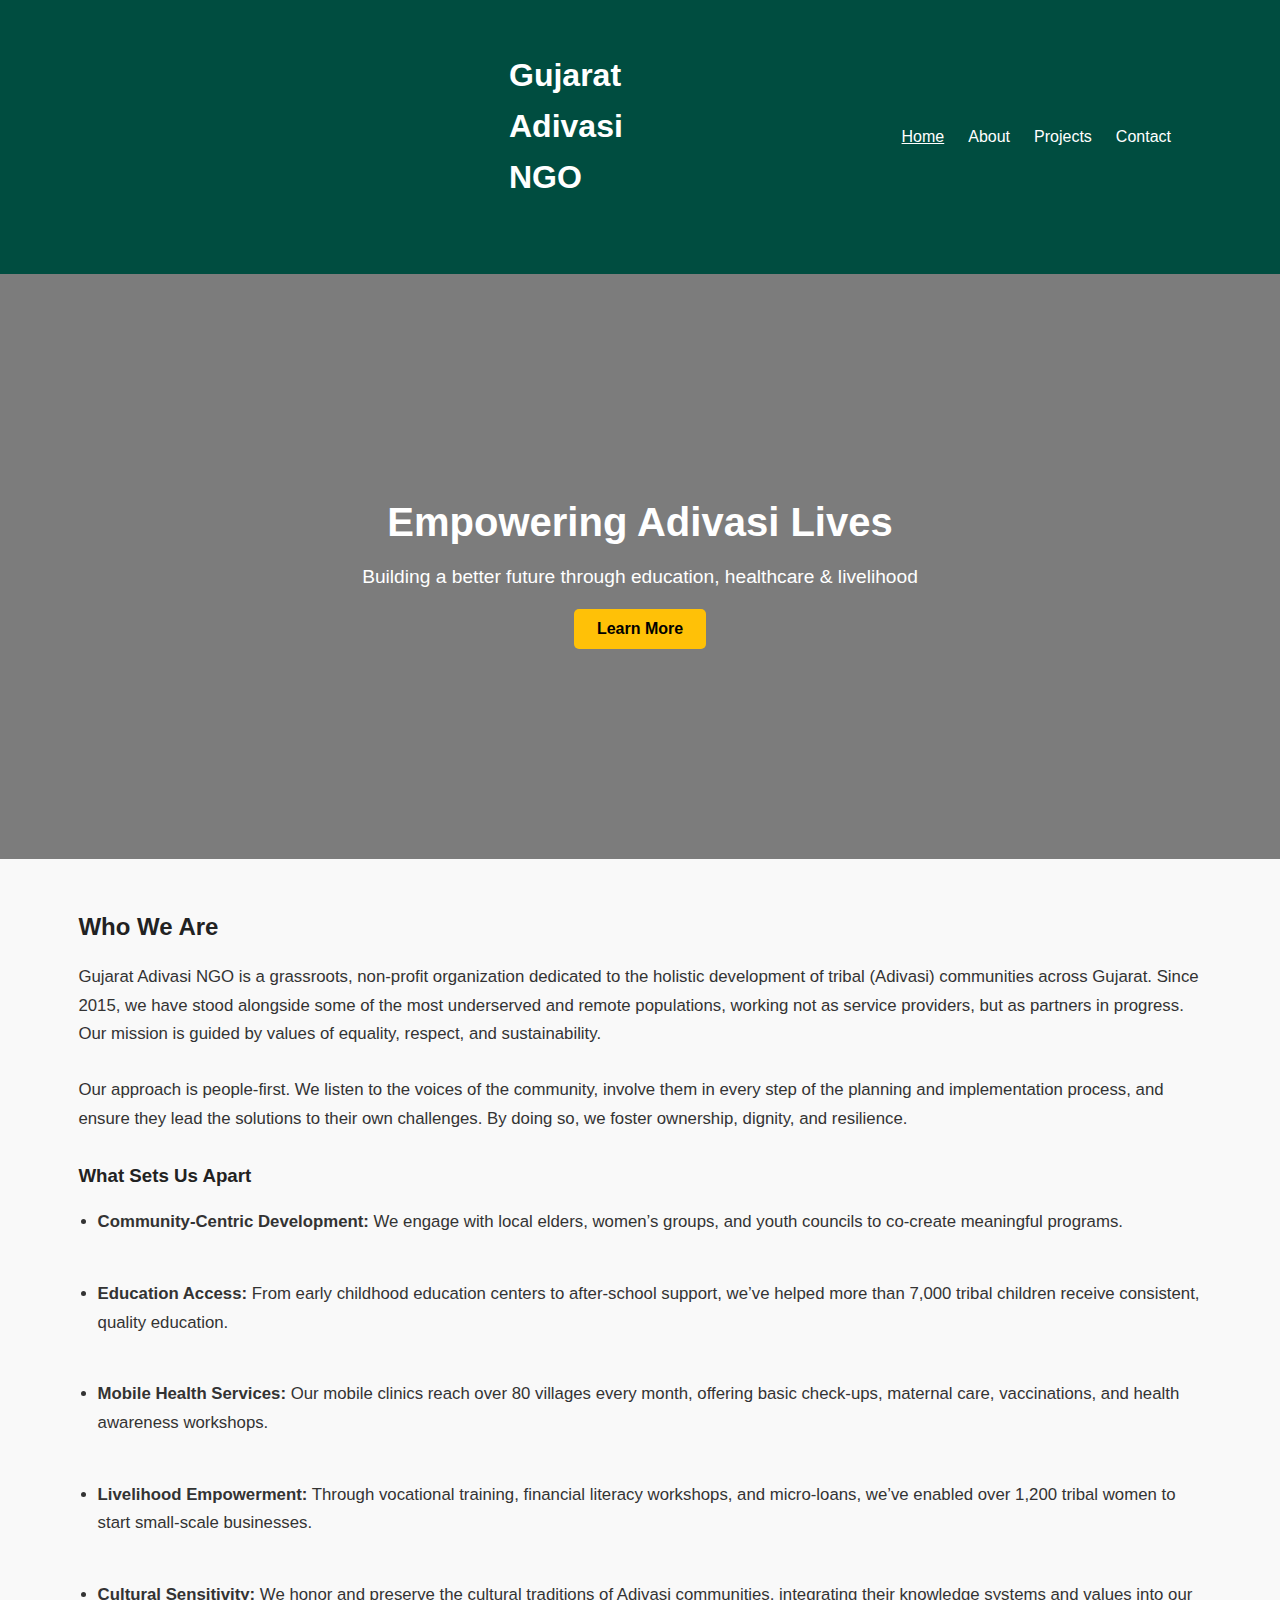
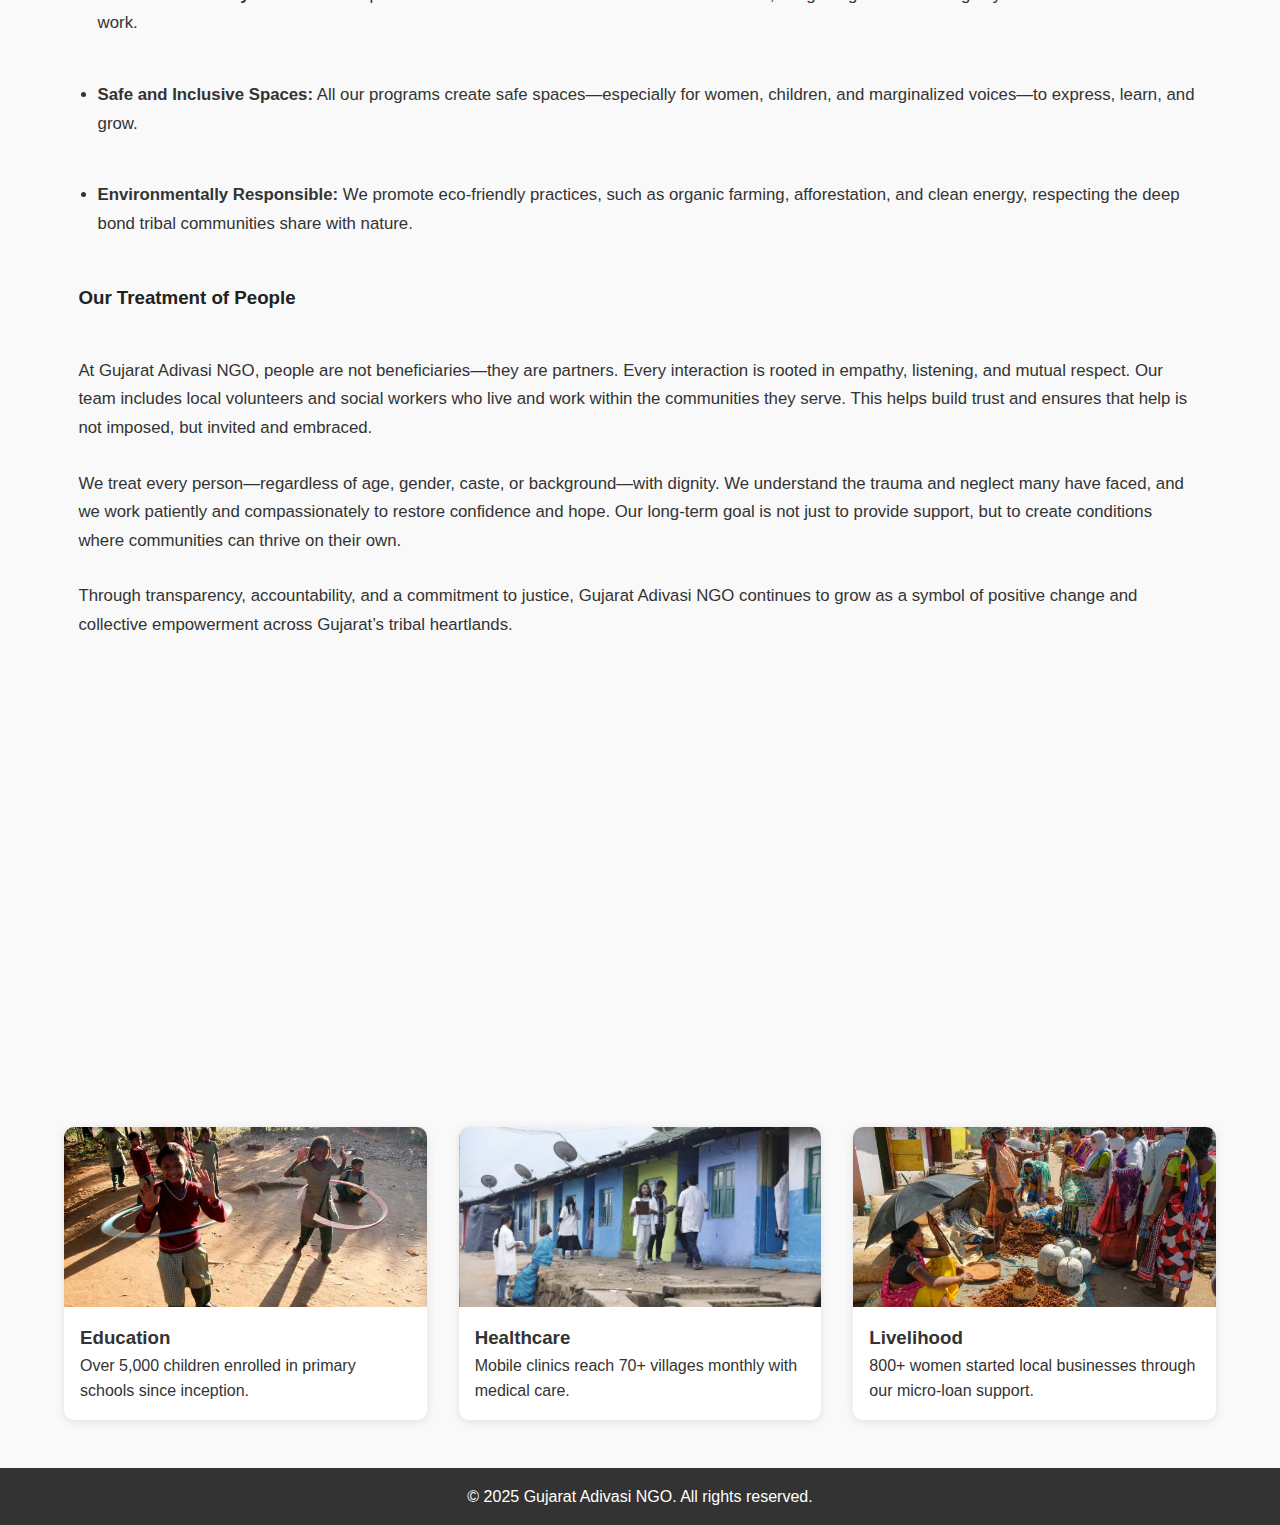
<file: NGO/index.html>
<!DOCTYPE html>
<html lang="en">
<head>
  <meta charset="UTF-8" />
  <meta name="viewport" content="width=device-width, initial-scale=1" />
  <title>Gujarat Adivasi NGO</title>
  <link rel="stylesheet" href="style.css" />
</head>
<body>
  <header class="main-header">
    <div class="container nav-container">
      <h1>Gujarat Adivasi NGO</h1>
      <nav aria-label="Main navigation">
        <ul>
          <li><a href="index.html" class="active">Home</a></li>
          <li><a href="about.html">About</a></li>
          <li><a href="projects.html">Projects</a></li>
          <li><a href="contact.html">Contact</a></li>
        </ul>
      </nav>
    </div>
  </header>

 <section class="hero">
  <div class="overlay"></div>
  <div class="container hero-content">
    <h2>Empowering Adivasi Lives</h2>
    <p>Building a better future through education, healthcare & livelihood</p>
    <a href="about.html" class="btn">Learn More</a>
  </div>
</section>


  <section class="content">
  <div class="container">
    <h2>Who We Are</h2>

    <p>Gujarat Adivasi NGO is a grassroots, non-profit organization dedicated to the holistic development of tribal (Adivasi) communities across Gujarat. Since 2015, we have stood alongside some of the most underserved and remote populations, working not as service providers, but as partners in progress. Our mission is guided by values of equality, respect, and sustainability.</p><br>

    <p>Our approach is people-first. We listen to the voices of the community, involve them in every step of the planning and implementation process, and ensure they lead the solutions to their own challenges. By doing so, we foster ownership, dignity, and resilience.</p><br>

    <h3>What Sets Us Apart</h3>
    <ul>
      <li><strong>Community-Centric Development:</strong> We engage with local elders, women’s groups, and youth councils to co-create meaningful programs.</li><br>
      <li><strong>Education Access:</strong> From early childhood education centers to after-school support, we’ve helped more than 7,000 tribal children receive consistent, quality education.</li><br>
      <li><strong>Mobile Health Services:</strong> Our mobile clinics reach over 80 villages every month, offering basic check-ups, maternal care, vaccinations, and health awareness workshops.</li><br>
      <li><strong>Livelihood Empowerment:</strong> Through vocational training, financial literacy workshops, and micro-loans, we’ve enabled over 1,200 tribal women to start small-scale businesses.</li><br>
      <li><strong>Cultural Sensitivity:</strong> We honor and preserve the cultural traditions of Adivasi communities, integrating their knowledge systems and values into our work.</li><br>
      <li><strong>Safe and Inclusive Spaces:</strong> All our programs create safe spaces—especially for women, children, and marginalized voices—to express, learn, and grow.</li><br>
      <li><strong>Environmentally Responsible:</strong> We promote eco-friendly practices, such as organic farming, afforestation, and clean energy, respecting the deep bond tribal communities share with nature.</li><br>
    </ul>

    <h3>Our Treatment of People</h3><br>
    <p>At Gujarat Adivasi NGO, people are not beneficiaries—they are partners. Every interaction is rooted in empathy, listening, and mutual respect. Our team includes local volunteers and social workers who live and work within the communities they serve. This helps build trust and ensures that help is not imposed, but invited and embraced.</p><br>

    <p>We treat every person—regardless of age, gender, caste, or background—with dignity. We understand the trauma and neglect many have faced, and we work patiently and compassionately to restore confidence and hope. Our long-term goal is not just to provide support, but to create conditions where communities can thrive on their own.</p><br>

    <p>Through transparency, accountability, and a commitment to justice, Gujarat Adivasi NGO continues to grow as a symbol of positive change and collective empowerment across Gujarat’s tribal heartlands.</p><br>
  </div>
</section>


  <section class="slider-section">
    <div class="slider" id="slider">
      <div class="slide active" style="background-image: url('https://images.unsplash.com/photo-1608451481368-354f63d1961a?auto=format&fit=crop&w=1200&q=80');"></div>
      <div class="slide" style="background-image: url('https://images.unsplash.com/photo-1597764691167-1f769c7f271d?auto=format&fit=crop&w=1200&q=80');"></div>
      <div class="slide" style="background-image: url('https://images.unsplash.com/photo-1615390851386-2e06b2eb2673?auto=format&fit=crop&w=1200&q=80');"></div>
    </div>
  </section>

  <section class="cards">
    <div class="container card-grid">
      <div class="card">
        <div class="card-img" style="background-image: url('img1.jpeg');"></div>
        <div class="card-content">
          <h3>Education</h3>
          <p>Over 5,000 children enrolled in primary schools since inception.</p>
        </div>
      </div>
      <div class="card">
        <div class="card-img" style="background-image: url('img2.webp');"></div>
        <div class="card-content">
          <h3>Healthcare</h3>
          <p>Mobile clinics reach 70+ villages monthly with medical care.</p>
        </div>
      </div>
      <div class="card">
        <div class="card-img" style="background-image: url('img3.webp');"></div>
        <div class="card-content">
          <h3>Livelihood</h3>
          <p>800+ women started local businesses through our micro-loan support.</p>
        </div>
      </div>
    </div>
  </section>

  <footer>
    <div class="container">
      <p>&copy; 2025 Gujarat Adivasi NGO. All rights reserved.</p>
    </div>
  </footer>

  <script src="script.js"></script>
</body>
</html>
</file>
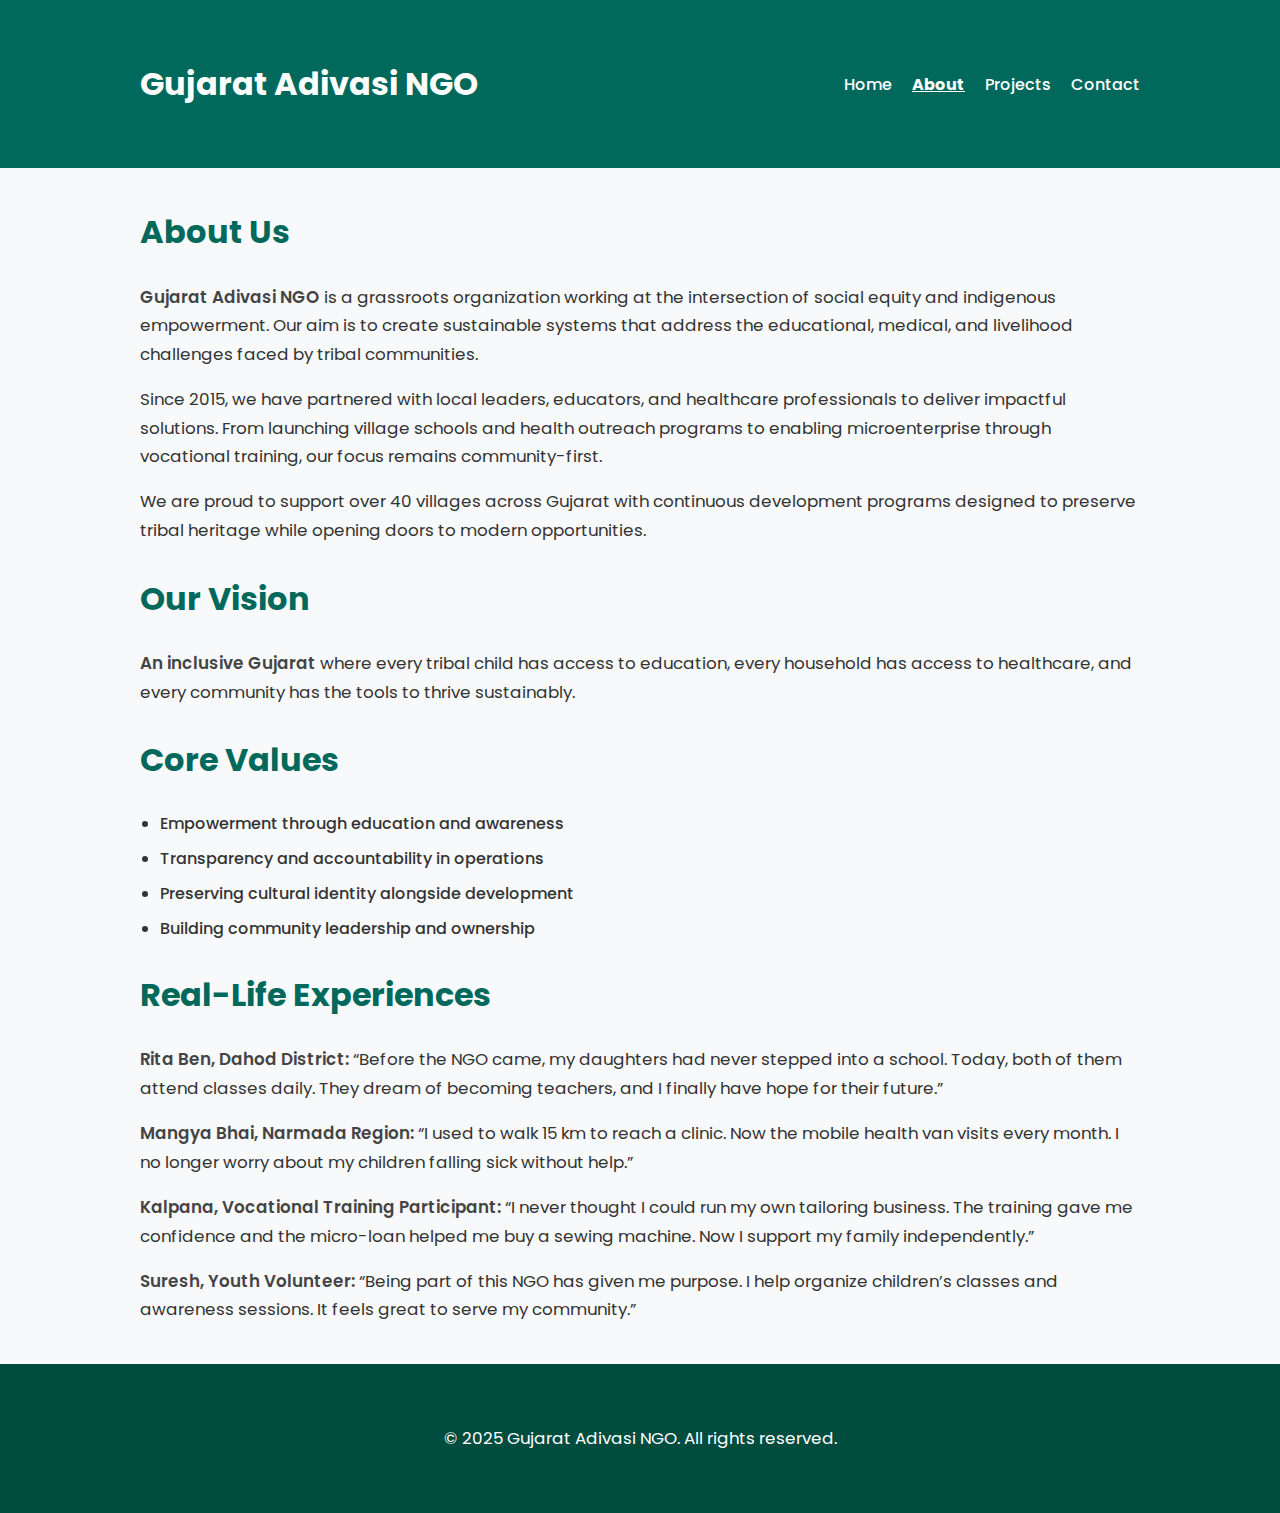
<file: NGO/about.html>
<!DOCTYPE html>
<html lang="en">
<head>
  <meta charset="UTF-8" />
  <meta name="viewport" content="width=device-width, initial-scale=1" />
  <title>About - Gujarat Adivasi NGO</title>
  <link href="https://fonts.googleapis.com/css2?family=Poppins:wght@400;600;700&display=swap" rel="stylesheet">
  <style>
    body {
      font-family: 'Poppins', sans-serif;
      margin: 0;
      padding: 0;
      background-color: #f8f9fa;
      color: #333;
    }

    header {
      background-color: #00695c;
      color: white;
      padding: 20px 0;
    }

    .nav-container {
      display: flex;
      justify-content: space-between;
      align-items: center;
      max-width: 1100px;
      margin: 0 auto;
      padding: 0 20px;
    }

    nav ul {
      list-style: none;
      display: flex;
      gap: 20px;
      padding: 0;
      margin: 0;
    }

    nav ul li a {
      text-decoration: none;
      color: white;
      font-weight: 500;
    }

    nav ul li a.active {
      font-weight: 700;
      text-decoration: underline;
    }

    .container {
      max-width: 1000px;
      margin: 40px auto;
      padding: 0 20px;
    }

    h2 {
      font-size: 2em;
      font-weight: 700;
      color: #00695c;
      margin-top: 30px;
    }

    h3 {
      font-size: 1.5em;
      font-weight: 600;
      color: #004d40;
    }

    p {
      font-size: 1.05em;
      line-height: 1.7;
      margin-bottom: 15px;
    }

    ul.project-list {
      padding-left: 20px;
    }

    ul.project-list li {
      margin-bottom: 10px;
      font-weight: 500;
    }

    strong {
      color: #444;
      font-weight: 600;
    }

    footer {
      background-color: #004d40;
      color: white;
      text-align: center;
      padding: 20px 0;
      margin-top: 40px;
    }
  </style>
</head>
<body>
  <header>
    <div class="container nav-container">
      <h1 style="margin: 0; font-weight: 700;">Gujarat Adivasi NGO</h1>
      <nav>
        <ul>
          <li><a href="index.html">Home</a></li>
          <li><a href="about.html" class="active">About</a></li>
          <li><a href="projects.html">Projects</a></li>
          <li><a href="contact.html">Contact</a></li>
        </ul>
      </nav>
    </div>
  </header>

  <section class="content">
    <div class="container">
      <h2>About Us</h2>
      <p><strong>Gujarat Adivasi NGO</strong> is a grassroots organization working at the intersection of social equity and indigenous empowerment. Our aim is to create sustainable systems that address the educational, medical, and livelihood challenges faced by tribal communities.</p>
      <p>Since 2015, we have partnered with local leaders, educators, and healthcare professionals to deliver impactful solutions. From launching village schools and health outreach programs to enabling microenterprise through vocational training, our focus remains community-first.</p>
      <p>We are proud to support over 40 villages across Gujarat with continuous development programs designed to preserve tribal heritage while opening doors to modern opportunities.</p>

      <h2>Our Vision</h2>
      <p><strong>An inclusive Gujarat</strong> where every tribal child has access to education, every household has access to healthcare, and every community has the tools to thrive sustainably.</p>

      <h2>Core Values</h2>
      <ul class="project-list">
        <li>Empowerment through education and awareness</li>
        <li>Transparency and accountability in operations</li>
        <li>Preserving cultural identity alongside development</li>
        <li>Building community leadership and ownership</li>
      </ul>

      <h2>Real-Life Experiences</h2>
      <p><strong>Rita Ben, Dahod District:</strong> “Before the NGO came, my daughters had never stepped into a school. Today, both of them attend classes daily. They dream of becoming teachers, and I finally have hope for their future.”</p>

      <p><strong>Mangya Bhai, Narmada Region:</strong> “I used to walk 15 km to reach a clinic. Now the mobile health van visits every month. I no longer worry about my children falling sick without help.”</p>

      <p><strong>Kalpana, Vocational Training Participant:</strong> “I never thought I could run my own tailoring business. The training gave me confidence and the micro-loan helped me buy a sewing machine. Now I support my family independently.”</p>

      <p><strong>Suresh, Youth Volunteer:</strong> “Being part of this NGO has given me purpose. I help organize children’s classes and awareness sessions. It feels great to serve my community.”</p>
    </div>
  </section>

  <footer>
    <div class="container">
      <p>&copy; 2025 Gujarat Adivasi NGO. All rights reserved.</p>
    </div>
  </footer>

  <script src="script.js"></script>
</body>
</html>
</file>
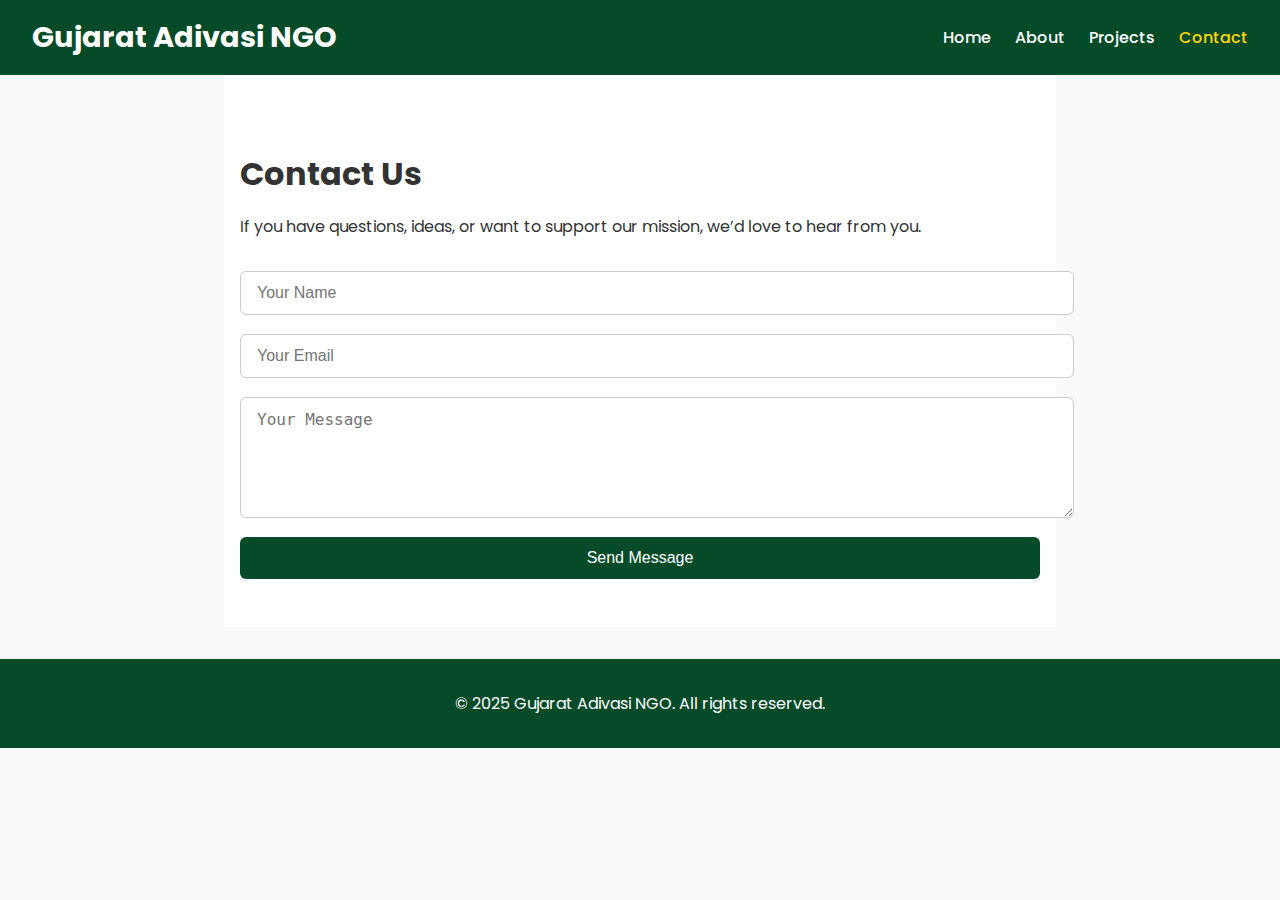
<file: NGO/contact.html>
<!DOCTYPE html>
<html lang="en">
<head>
  <meta charset="UTF-8" />
  <meta name="viewport" content="width=device-width, initial-scale=1" />
  <title>Contact - Gujarat Adivasi NGO</title>
  <link href="https://fonts.googleapis.com/css2?family=Poppins:wght@400;600&display=swap" rel="stylesheet">
  <style>
    body {
      font-family: 'Poppins', sans-serif;
      margin: 0;
      padding: 0;
      background-color: #f9f9f9;
      color: #333;
    }

    header {
      background-color: #054a29;
      padding: 1rem 2rem;
    }

    .nav-container {
      display: flex;
      align-items: center;
      justify-content: space-between;
    }

    h1 {
      font-size: 1.8rem;
      color: #fff;
      margin: 0;
    }

    nav ul {
      list-style: none;
      display: flex;
      gap: 1.5rem;
      margin: 0;
      padding: 0;
    }

    nav ul li a {
      color: #fff;
      text-decoration: none;
      font-weight: 500;
    }

    nav ul li a.active,
    nav ul li a:hover {
      color: #ffd700;
    }

    .content {
      padding: 3rem 1rem;
      background-color: #fff;
      max-width: 800px;
      margin: auto;
    }

    .content h2 {
      font-size: 2rem;
      margin-bottom: 1rem;
    }

    .content p {
      font-size: 1rem;
      margin-bottom: 2rem;
    }

    #contact-form {
      display: flex;
      flex-direction: column;
      gap: 1.2rem;
    }

    #contact-form input,
    #contact-form textarea {
      padding: 0.75rem 1rem;
      border: 1px solid #ccc;
      border-radius: 6px;
      font-size: 1rem;
      width: 100%;
    }

    .btn {
      background-color: #054a29;
      color: white;
      padding: 0.75rem 1.5rem;
      font-size: 1rem;
      border: none;
      border-radius: 6px;
      cursor: pointer;
      transition: background-color 0.3s;
    }

    .btn:hover {
      background-color: #066a3c;
    }

    footer {
      background-color: #054a29;
      color: white;
      text-align: center;
      padding: 1rem;
      margin-top: 2rem;
    }
  </style>
</head>
<body>
  <header>
    <div class="nav-container">
      <h1>Gujarat Adivasi NGO</h1>
      <nav>
        <ul>
          <li><a href="index.html">Home</a></li>
          <li><a href="about.html">About</a></li>
          <li><a href="projects.html">Projects</a></li>
          <li><a href="contact.html" class="active">Contact</a></li>
        </ul>
      </nav>
    </div>
  </header>

  <section class="content">
    <div class="container">
      <h2>Contact Us</h2>
      <p>If you have questions, ideas, or want to support our mission, we’d love to hear from you.</p>
      <form id="contact-form">
        <input type="text" name="name" placeholder="Your Name" required />
        <input type="email" name="email" placeholder="Your Email" required />
        <textarea name="message" rows="5" placeholder="Your Message" required></textarea>
        <button type="submit" class="btn">Send Message</button>
      </form>
    </div>
  </section>

  <footer>
    <p>&copy; 2025 Gujarat Adivasi NGO. All rights reserved.</p>
  </footer>

  <script src="script.js"></script>
</body>
</html>
</file>
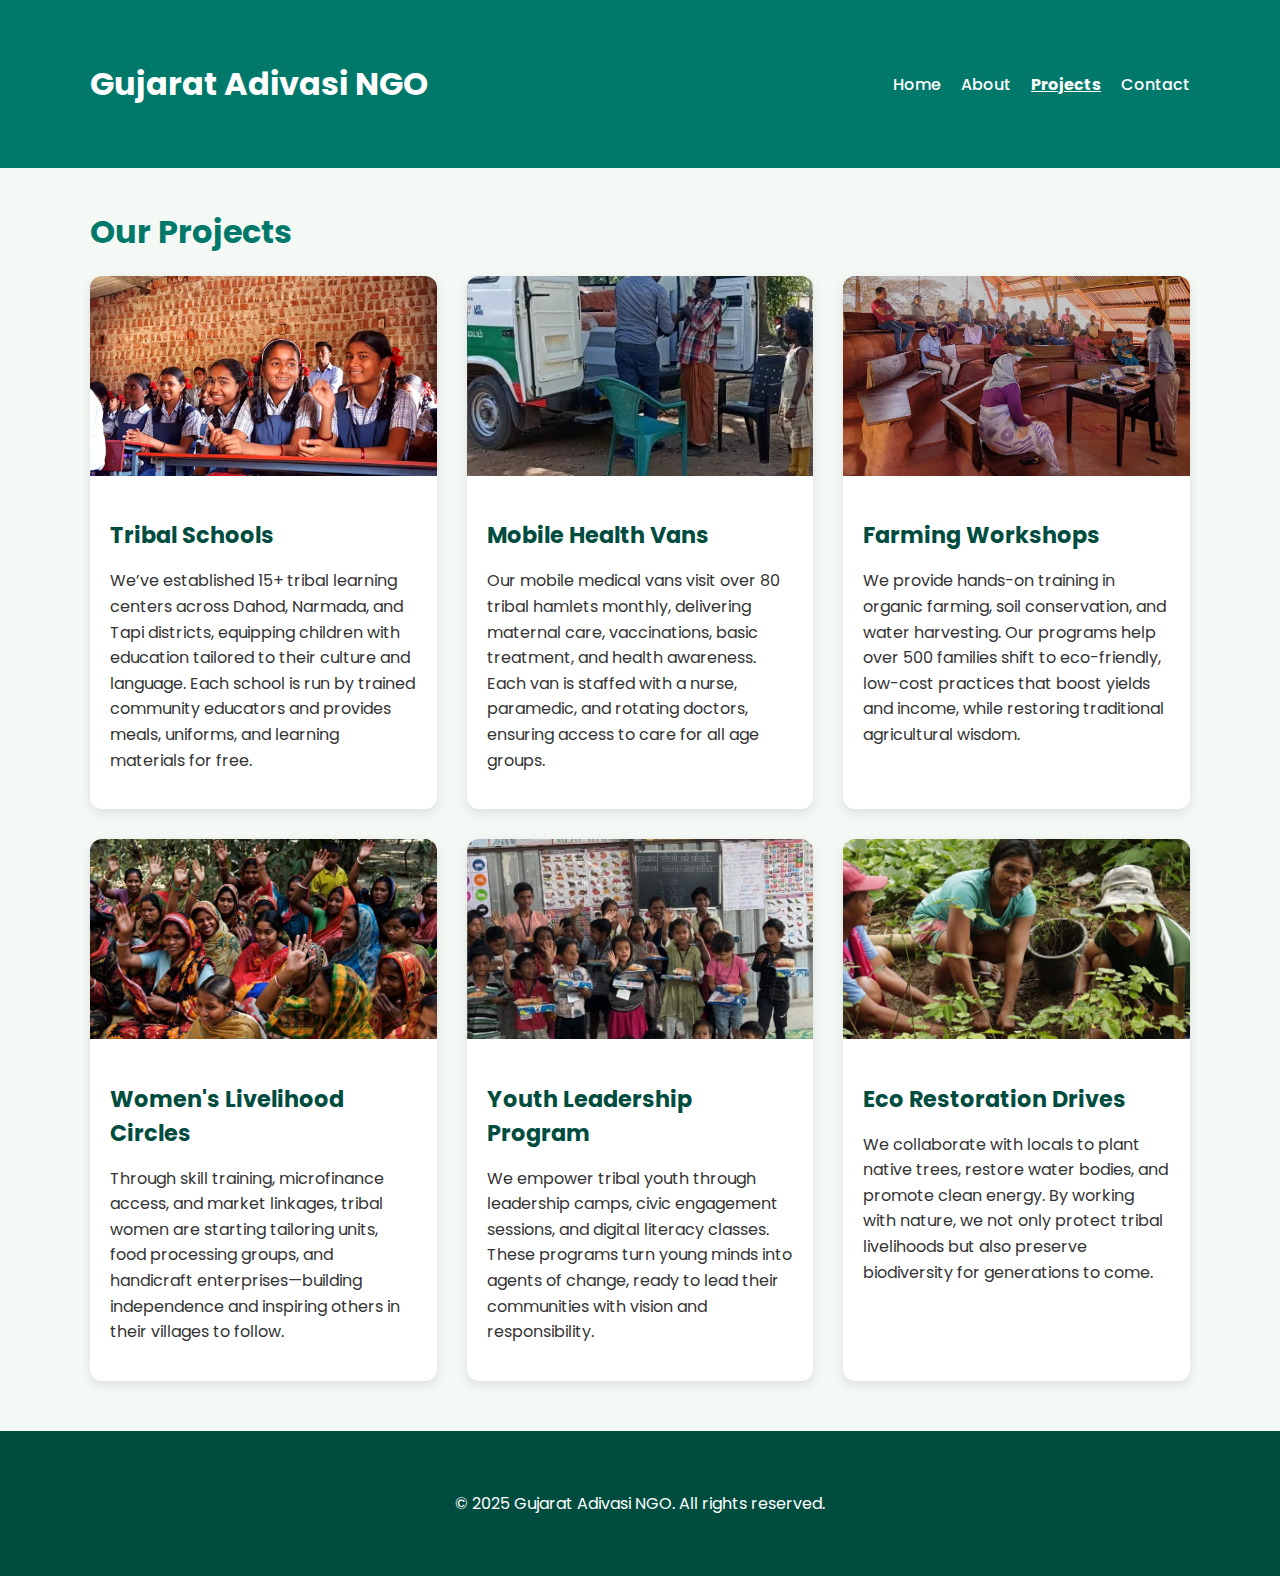
<file: NGO/projects.html>
<!DOCTYPE html>
<html lang="en">
<head>
  <meta charset="UTF-8" />
  <meta name="viewport" content="width=device-width, initial-scale=1" />
  <title>Projects - Gujarat Adivasi NGO</title>
  <link href="https://fonts.googleapis.com/css2?family=Poppins:wght@400;600;700&display=swap" rel="stylesheet">
  <style>
    body {
      font-family: 'Poppins', sans-serif;
      margin: 0;
      padding: 0;
      background-color: #f4f9f6;
      color: #333;
    }

    header {
      background-color: #00796b;
      color: white;
      padding: 20px 0;
    }

    .nav-container {
      max-width: 1100px;
      margin: 0 auto;
      padding: 0 20px;
      display: flex;
      justify-content: space-between;
      align-items: center;
    }

    nav ul {
      list-style: none;
      display: flex;
      gap: 20px;
      margin: 0;
      padding: 0;
    }

    nav ul li a {
      color: white;
      text-decoration: none;
      font-weight: 500;
    }

    nav ul li a.active {
      font-weight: 700;
      text-decoration: underline;
    }

    .container {
      max-width: 1100px;
      margin: 40px auto;
      padding: 0 20px;
    }

    h2 {
      font-size: 2em;
      font-weight: 700;
      color: #00796b;
      margin-bottom: 20px;
    }

    .card-grid {
      display: grid;
      grid-template-columns: repeat(auto-fit, minmax(320px, 1fr));
      gap: 30px;
    }

    .card {
      background-color: #ffffff;
      border-radius: 12px;
      overflow: hidden;
      box-shadow: 0 4px 12px rgba(0, 0, 0, 0.1);
      transition: transform 0.3s ease;
    }

    .card:hover {
      transform: translateY(-5px);
    }

    .card-img {
      height: 200px;
      background-size: cover;
      background-position: center;
    }

    .card-content {
      padding: 20px;
    }

    .card-content h3 {
      font-size: 1.4em;
      color: #004d40;
      margin-bottom: 10px;
    }

    .card-content p {
      font-size: 1em;
      line-height: 1.6;
    }

    footer {
      background-color: #004d40;
      color: white;
      text-align: center;
      padding: 20px 0;
      margin-top: 50px;
    }
  </style>
</head>
<body>
  <header>
    <div class="container nav-container">
      <h1 style="margin: 0; font-weight: 700;">Gujarat Adivasi NGO</h1>
      <nav>
        <ul>
          <li><a href="index.html">Home</a></li>
          <li><a href="about.html">About</a></li>
          <li><a href="projects.html" class="active">Projects</a></li>
          <li><a href="contact.html">Contact</a></li>
        </ul>
      </nav>
    </div>
  </header>

  <section class="content">
    <div class="container">
      <h2>Our Projects</h2>
      <div class="card-grid">
        <div class="card">
          <div class="card-img" style="background-image: url('img4.webp');"></div>
          <div class="card-content">
            <h3>Tribal Schools</h3>
            <p>We’ve established 15+ tribal learning centers across Dahod, Narmada, and Tapi districts, equipping children with education tailored to their culture and language. Each school is run by trained community educators and provides meals, uniforms, and learning materials for free.</p>
          </div>
        </div>

        <div class="card">
          <div class="card-img" style="background-image: url('img5.webp');"></div>
          <div class="card-content">
            <h3>Mobile Health Vans</h3>
            <p>Our mobile medical vans visit over 80 tribal hamlets monthly, delivering maternal care, vaccinations, basic treatment, and health awareness. Each van is staffed with a nurse, paramedic, and rotating doctors, ensuring access to care for all age groups.</p>
          </div>
        </div>

        <div class="card">
          <div class="card-img" style="background-image: url('img6.webp');"></div>
          <div class="card-content">
            <h3>Farming Workshops</h3>
            <p>We provide hands-on training in organic farming, soil conservation, and water harvesting. Our programs help over 500 families shift to eco-friendly, low-cost practices that boost yields and income, while restoring traditional agricultural wisdom.</p>
          </div>
        </div>

        <div class="card">
          <div class="card-img" style="background-image: url('img7.jpg');"></div>
          <div class="card-content">
            <h3>Women's Livelihood Circles</h3>
            <p>Through skill training, microfinance access, and market linkages, tribal women are starting tailoring units, food processing groups, and handicraft enterprises—building independence and inspiring others in their villages to follow.</p>
          </div>
        </div>

        <div class="card">
          <div class="card-img" style="background-image: url('img8.jpeg');"></div>
          <div class="card-content">
            <h3>Youth Leadership Program</h3>
            <p>We empower tribal youth through leadership camps, civic engagement sessions, and digital literacy classes. These programs turn young minds into agents of change, ready to lead their communities with vision and responsibility.</p>
          </div>
        </div>

        <div class="card">
          <div class="card-img" style="background-image: url('img9.jpg');"></div>
          <div class="card-content">
            <h3>Eco Restoration Drives</h3>
            <p>We collaborate with locals to plant native trees, restore water bodies, and promote clean energy. By working with nature, we not only protect tribal livelihoods but also preserve biodiversity for generations to come.</p>
          </div>
        </div>
      </div>
    </div>
  </section>

  <footer>
    <div class="container">
      <p>&copy; 2025 Gujarat Adivasi NGO. All rights reserved.</p>
    </div>
  </footer>

  <script src="script.js"></script>
</body>
</html>
</file>
<file: NGO/style.css>
* {
  margin: 0;
  padding: 0;
  box-sizing: border-box;
}
body {
  font-family: 'Segoe UI', sans-serif;
  color: #333;
  line-height: 1.6;
  background-color: #f9f9f9;
}
.container {
  width: 90%;
  max-width: 1200px;
  margin: 0 auto;
}
h1 {
  margin-bottom: 20px;
  margin-left: 400px;
}




.main-header {
  background: #004d40;
  color: white;
  padding: 50px;
}
.nav-container {
  display: flex;
  justify-content: space-between;
  align-items: center;
}
nav ul {
  list-style: none;
  display: flex;
  gap: 1.5rem;
  margin-left:200px;
}
nav a {
  color: white;
  text-decoration: none;
}
nav a.active,
nav a:hover {
  text-decoration: underline;
}



.hero {
  position: relative;
  background-image: url('https://images.unsplash.com/photo-1578926375605-eaf7559b1458?auto=format&fit=crop&w=1600&q=80');
  background-size: cover;
  background-position: center;
  height: 65vh;
  display: flex;
  align-items: center;
  justify-content: center;
  color: white;
}

.hero .overlay {
  position: absolute;
  inset: 0;
  background: rgba(0, 0, 0, 0.5); /* Makes text stand out */
}

.hero-content {
  position: relative;
  text-align: center;
  max-width: 800px;
  padding: 1rem;
}

.hero h2 {
  font-size: 2.5rem;
  margin-bottom: 0.5rem;
}

.hero p {
  font-size: 1.2rem;
  margin-bottom: 1.5rem;
}

.btn {
  background-color: #ffc107;
  color: #000;
  padding: 0.7rem 1.4rem;
  border: none;
  border-radius: 5px;
  text-decoration: none;
  font-weight: bold;
  transition: background 0.3s;
}

.btn:hover {
  background-color: #ff9800;
}



.content {
  font-family: 'Poppins', sans-serif;
  font-weight: 500;
  color: #333;
  background-color: #f9f9f9;
  padding: 3rem 1rem;
  line-height: 1.7;
}

.content h2, .content h3 {
  font-weight: 700;
  color: #222;
  margin-bottom: 1rem;
}

.content p,
.content ul li {
  font-weight: 500;
  font-size: 1.05rem;
}

.content ul {
  padding-left: 1.2rem;
}

.content ul li {
  margin-bottom: 1rem;
}

.content strong {
  font-weight: 700;
}



.slider-section {
  padding: 2em 0;
}
.slider {
  position: relative;
  height: 300px;
  overflow: hidden;
}
.slide {
  position: absolute;
  top: 0; left: 0;
  width: 100%;
  height: 100%;
  background-size: cover;
  background-position: center;
  opacity: 0;
  transition: opacity 1s ease-in-out;
}
.slide.active {
  opacity: 1;
}


.card-grid {
  display: grid;
  gap: 2rem;
  grid-template-columns: repeat(auto-fit, minmax(280px, 1fr));
  padding: 3em 0;
}
.card {
  background: white;
  border-radius: 10px;
  overflow: hidden;
  box-shadow: 0 2px 10px rgba(0, 0, 0, 0.1);
}
.card-img {
  height: 180px;
  background-size: cover;
  background-position: center;
}
.card-content {
  padding: 1em;
}


footer {
  background: #333;
  color: #fff;
  text-align: center;
  padding: 1em 0;
}
</file>
